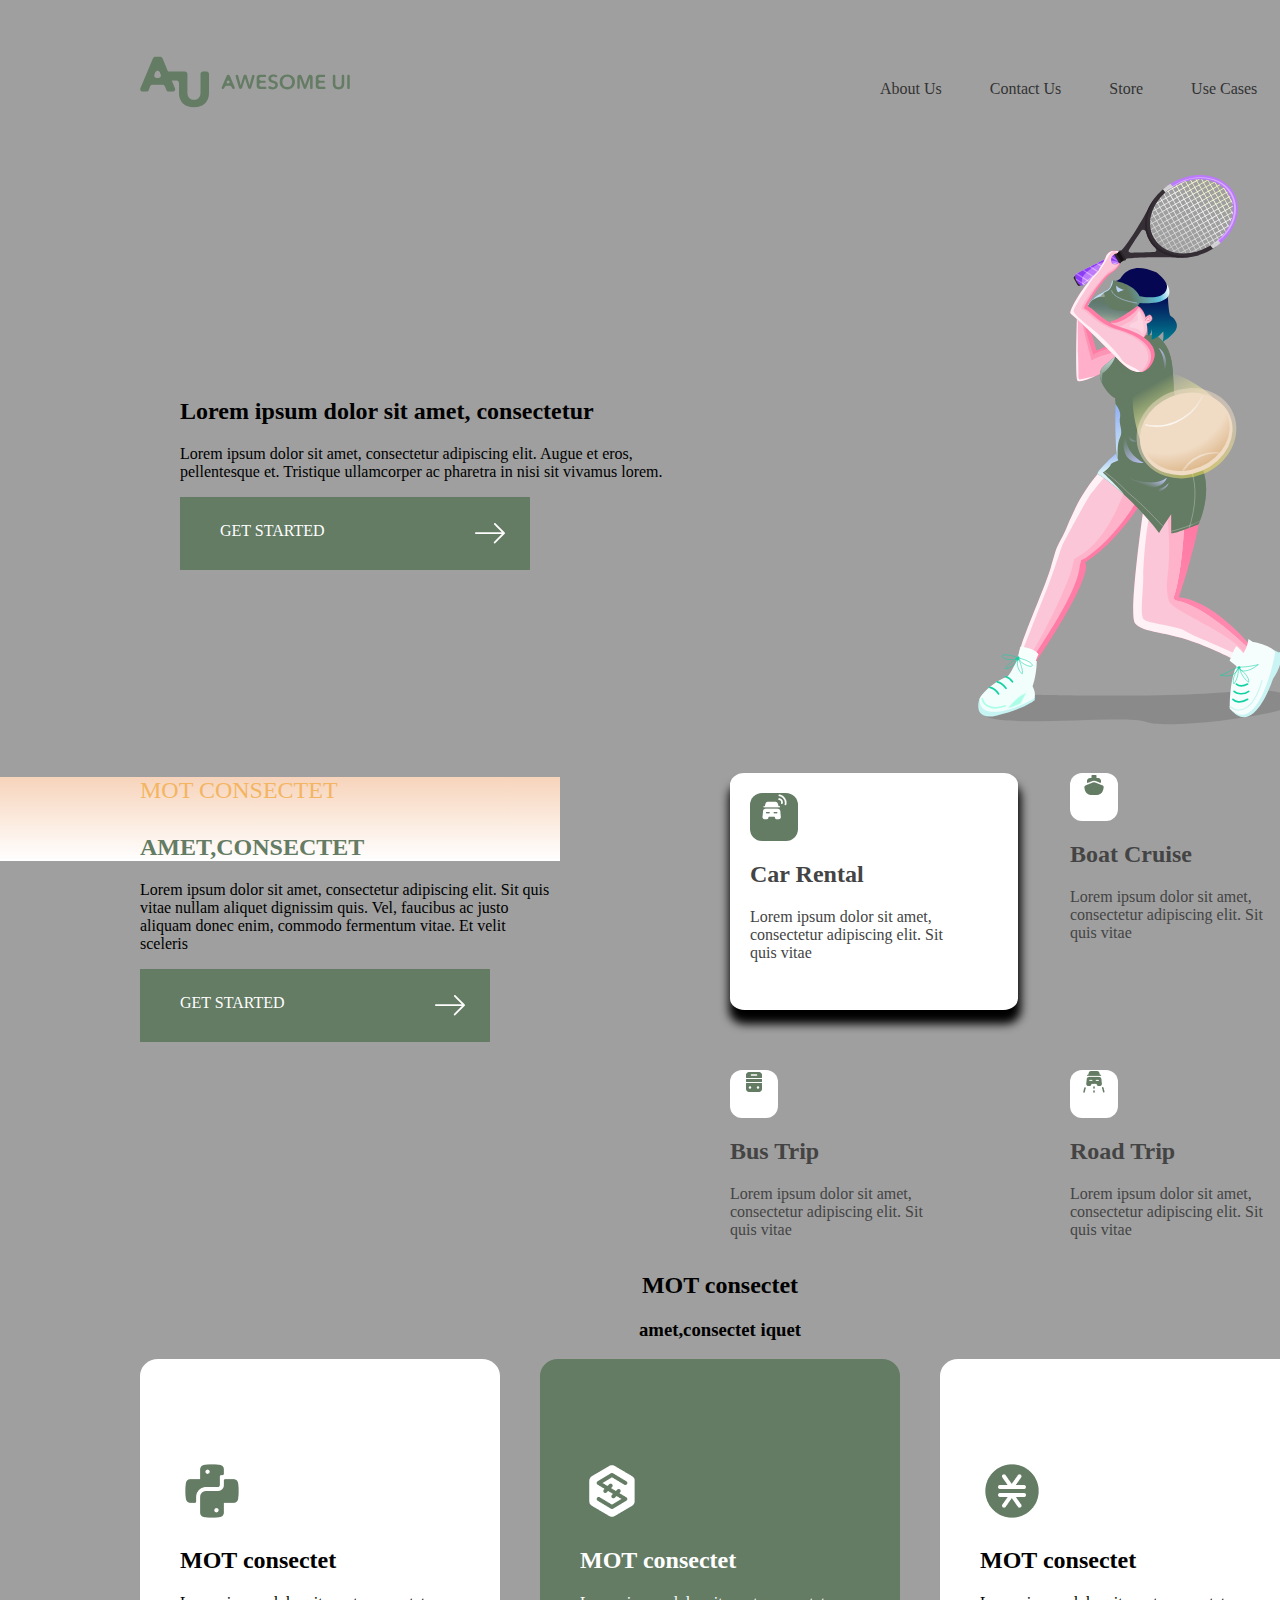
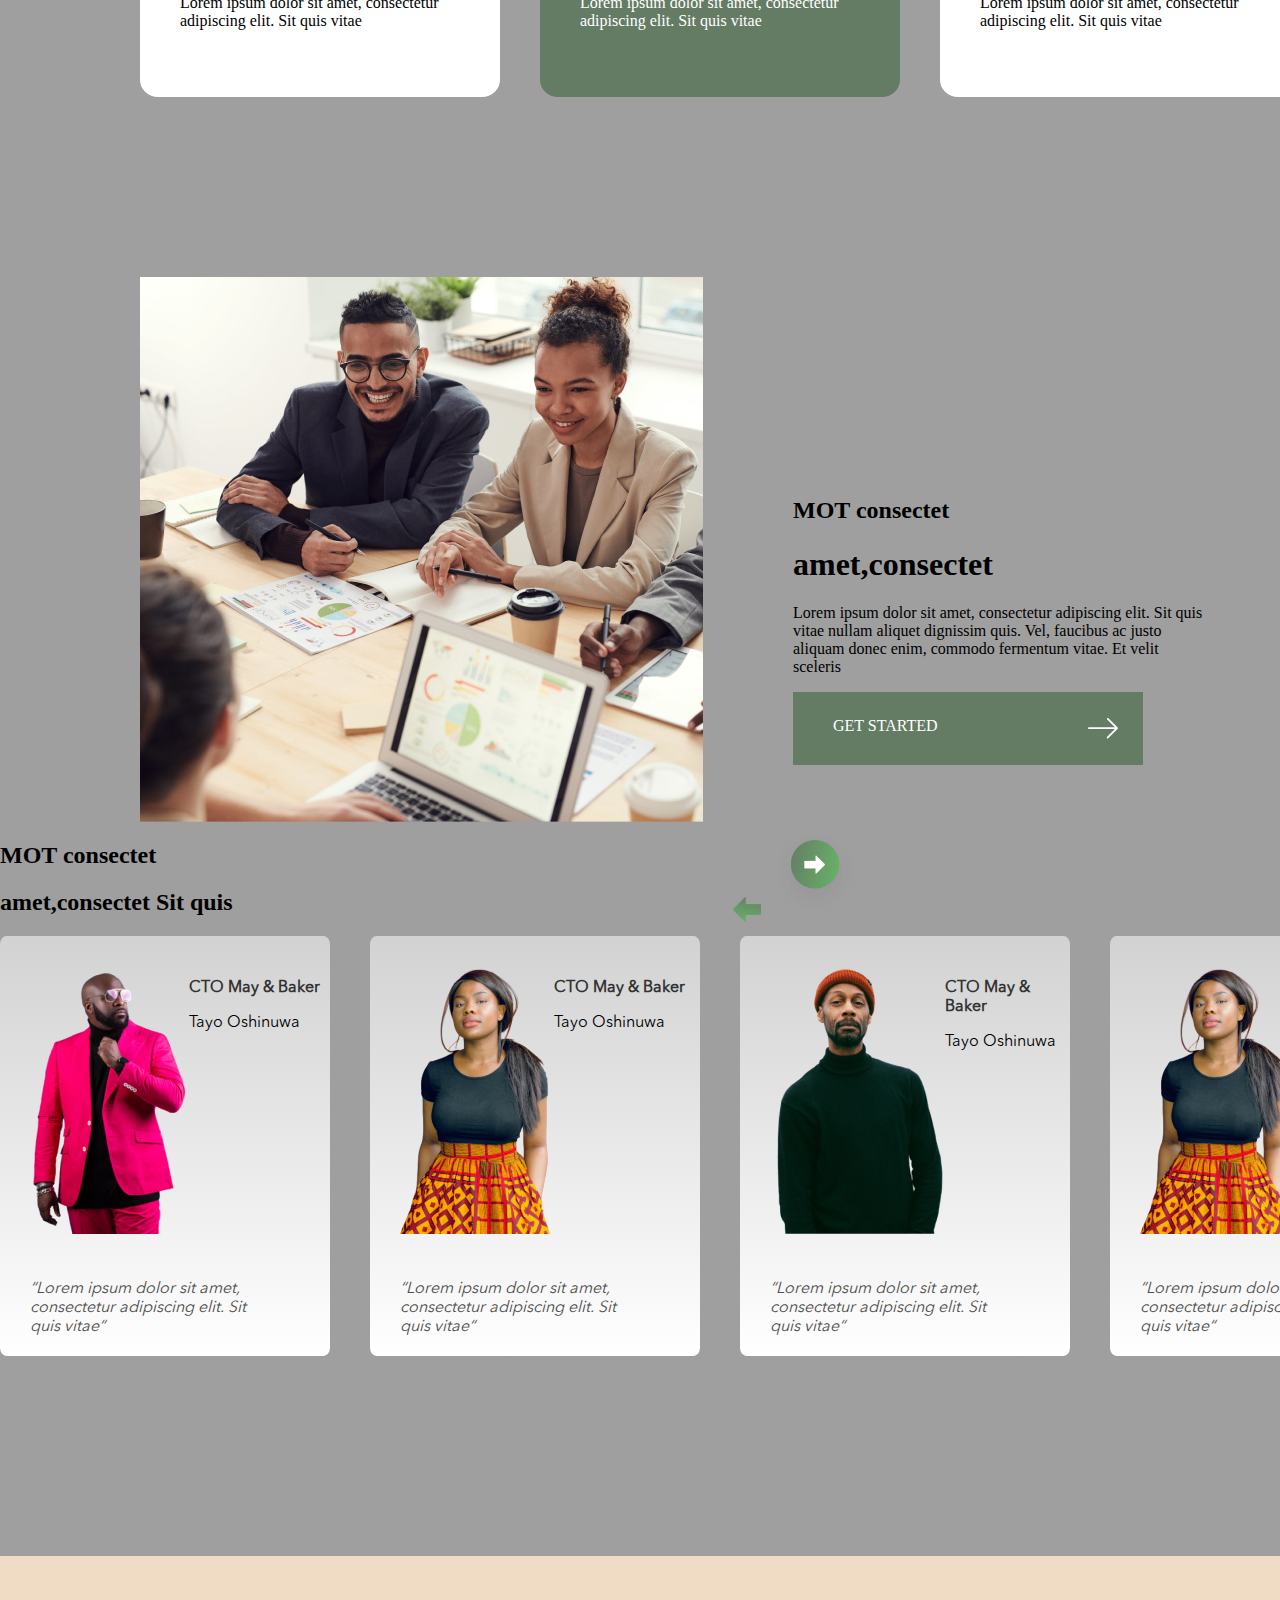
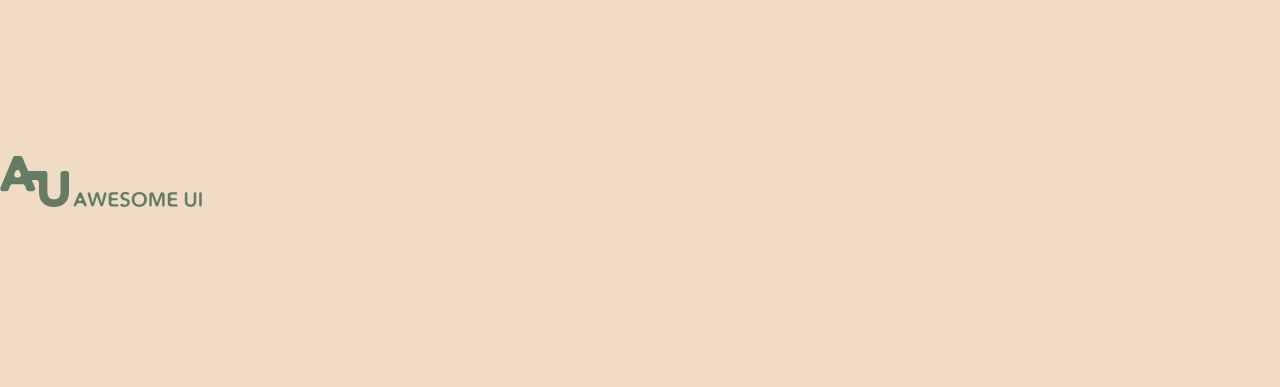
<file: index.html>
<!DOCTYPE html>
<html lang="en">
<head>
    
    

    <meta charset="UTF-8">
    <meta name="viewport" content="width=device-width, initial-scale=1.0">
    <title>Document</title>
    <link rel="stylesheet" href="style.css">
</head>
<body>

    
       <div class="up">
    <div class="img">
        <img src="A U.svg" alt="" width="69px">
        
        <img src="AWESOME UI.svg" alt="" width="129px">
    </div>
    
        <ul>
            <li>
                <a href="http://w3schools.com">About Us</a>
            </li>
            <li>
                <a href="http://w3schools.com">Contact Us</a>
            </li>
            <li>
                <a href="http://w3schools.com">Store</a>
            </li>
            <li>
                <a href="http://w3schools.com">Use Cases</a>
            </li>
        
        </ul>
        <div class="button">
            <a href="http://w3schools.com">REGISTER</a>
        </div>
    </div> 
    

    <div class="wrapper">

    
        <div class="heading">
            <h2>Lorem ipsum dolor sit amet, consectetur</h2>
            <p>Lorem ipsum dolor sit amet, consectetur adipiscing elit. Augue et eros, pellentesque et. Tristique ullamcorper ac pharetra in nisi sit vivamus lorem. </p>
        
            <div class="b2">
                <div class="getstarted">
                    <a href=""class="gs">GET STARTED </a>
        </div>
            <img src="arr.svg" alt="" width="30px">
        </div>
        </div>

        <img src="ten.svg" alt="" class="arr">
    </div>

    <div class="wrap2">

    <div class="thatwrap">
    <div class="none">
        <p class="head">MOT consectet</p>
        <h2 class="head2">amet,consectet</h2>
       
       
    </div>
    <div class="text">
        <p class="txt">Lorem ipsum dolor sit amet, consectetur adipiscing elit. Sit quis vitae nullam aliquet dignissim quis. Vel, faucibus ac justo aliquam donec enim, commodo fermentum vitae. Et velit sceleris</p>
        <div class="b2">
            <div class="getstarted">
                <a href=""class="gs">GET STARTED </a>
    </div>
        <img src="arr.svg" alt="" width="30px">
    </div>
    </div>
</div>

    <div class="wrap">
        <div class="carrental">
            <div class="parent">
            
            <img src="smart-car.png" alt="" class="i2">
        </div>
            <h2 class="car">Car Rental</h2>
            <p class="lorem">Lorem ipsum dolor sit amet, consectetur adipiscing elit. Sit quis vitae </p>
        </div>
        
        <div class="boatride">
            <div class="cube">
            
            <img src="ship.png" alt="" class="i2">
        </div>
            <h2 class="car">Boat Cruise</h2>
            <p class="lorem">Lorem ipsum dolor sit amet, consectetur adipiscing elit. Sit quis vitae </p>
        </div>
        <div class="bustrip">
            <div class="cube">
            
            <img src="bus.png" alt="" class="i2">
        </div>
            <h2 class="car">Bus Trip</h2>
            <p class="lorem">Lorem ipsum dolor sit amet, consectetur adipiscing elit. Sit quis vitae </p>
        </div>
        <div class="roadtrip">
            <div class="cube">
            
            <img src="driving.png" alt="" class="i2">
        </div>
            <h2 class="car">Road Trip</h2>
            <p class="lorem">Lorem ipsum dolor sit amet, consectetur adipiscing elit. Sit quis vitae </p>
        </div>
        </div>

</div>


<h2 class="mot">
    MOT consectet
</h2>
<h3 class="mot">
    amet,consectet iquet 
</h3>

<div class="wrap1">
<div class="square1">
    <div class="wrp">
    <img src="python.png" alt="">
    <h2 class="mot2">MOT consectet</h2>
    <p class="mot3">Lorem ipsum dolor sit amet, consectetur adipiscing elit. Sit quis vitae </p>
</div>
</div>

<div class="square2">
    <div class="wrp">
    <img src="iost.png" alt="">
    <h2 class="mot2">MOT consectet</h2>
    <p class="mot3">Lorem ipsum dolor sit amet, consectetur adipiscing elit. Sit quis vitae </p>
</div>
</div>

<div class="square1">
    <div class="wrp">
    <img src="stacks.png" alt="">
    <h2 class="mot2">MOT consectet</h2>
    <p class="mot3">Lorem ipsum dolor sit amet, consectetur adipiscing elit. Sit quis vitae </p>
</div>
</div>
</div>

<div class="wrap3">
    <img src="pexels.png" alt="">
    <div class="txt1">
        <h2>MOT consectet</h2>
        <h1>amet,consectet</h1>
        <p>Lorem ipsum dolor sit amet, consectetur adipiscing elit. Sit quis vitae nullam aliquet dignissim quis. Vel, faucibus ac justo aliquam donec enim, commodo fermentum vitae. Et velit sceleris</p>
        <div class="b2">
            <div class="getstarted">
                <a href=""class="gs">GET STARTED </a>
    </div>
        <img src="arr.svg" alt="" width="30px">
    </div>
    </div>
</div>
<div class="wrap4">
    <div class="txt2">
        <h2 class="t">MOT consectet</h2>
        <h2 class="t1">amet,consectet Sit quis </h2>
    </div>
    <div class="arrowrap">
    <img src="ar1.png" alt="" height="20px" class="ar1">
    <img src="grp.png" alt="" height="100px">
</div>
</div>
<div class="pictureswrap">
<div class="wrap5">
   <div class="pictures">
    
    <img src="r2.png" alt="" class="class">
    <div class="txtcto">
        <h2 class="cto">CTO May & Baker</h2>
        <p class="tayo">Tayo Oshinuwa</p>   
    </div>
    
   </div>
   <p class="tx1">“Lorem ipsum dolor sit amet, consectetur adipiscing elit. Sit quis vitae“</p>
</div>
<div class="wrap5">
    <div class="pictures">
     
     <img src="r3.png" alt="" class="class">
     <div class="txtcto">
         <h2 class="cto">CTO May & Baker</h2>
         <p class="tayo">Tayo Oshinuwa</p>   
     </div>
     
    </div>
    <p class="tx1">“Lorem ipsum dolor sit amet, consectetur adipiscing elit. Sit quis vitae“</p>
 </div>
 <div class="wrap5">
    <div class="pictures">
     
     <img src="r4.png" alt="" class="class">
     <div class="txtcto">
         <h2 class="cto">CTO May & Baker</h2>
         <p class="tayo">Tayo Oshinuwa</p>   
     </div>
     
    </div>
    <p class="tx1">“Lorem ipsum dolor sit amet, consectetur adipiscing elit. Sit quis vitae“</p>
 </div>
 <div class="wrap5">
    <div class="pictures">
     
     <img src="r3.png" alt="" class="class">
     <div class="txtcto">
         <h2 class="cto">CTO May & Baker</h2>
         <p class="tayo">Tayo Oshinuwa</p>   
     </div>
     
    </div>
    <p class="tx1">“Lorem ipsum dolor sit amet, consectetur adipiscing elit. Sit quis vitae“</p>
 </div>
</div>
<footer>
    <div class="up1">
        <div class="img1">
            <img src="A U.svg" alt="" width="69px">
            
            <img src="AWESOME UI.svg" alt="" width="129px">
        </div>
</footer>
</body>
</html>
</file>
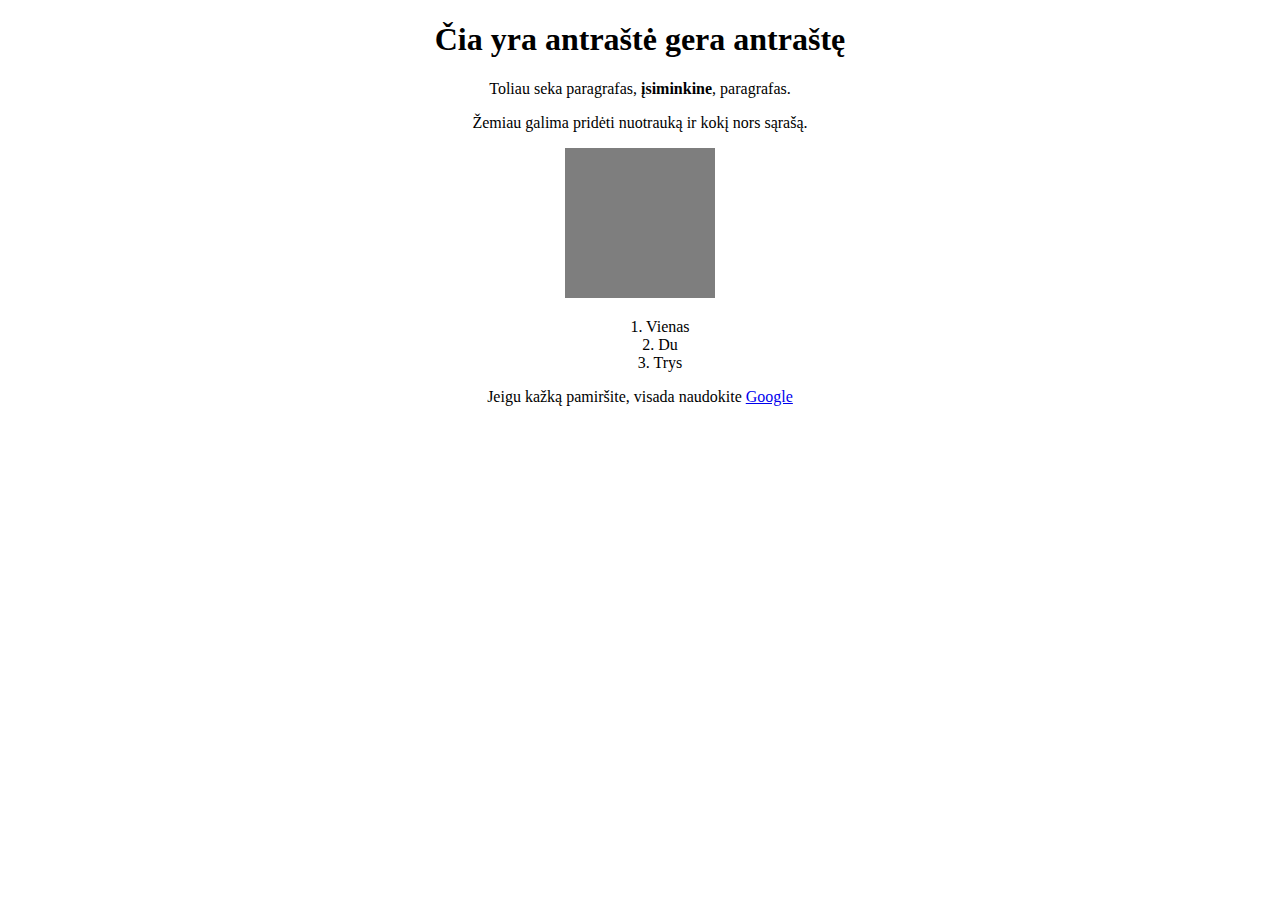
<file: pratimas 1/index.html>
<!DOCTYPE html>
<html lang="en">
<head>
    <meta charset="UTF-8">
    <meta name="viewport" content="width=device-width, initial-scale=1.0">
    <title>Document</title>
</head>
<body>
    <style>
        /* Remove default numbering */
        ol {
            list-style: none;
        }
    </style>
    </head>
    <center>    
    <body>
    <h1>Čia yra antraštė gera antraštę</h1>
    <p>Toliau seka paragrafas, <b>įsiminkine</b>, paragrafas.</p>
    <p>Žemiau galima pridėti nuotrauką ir kokį nors sąrašą.</p>
    <img src="1.png" >
    <ol>
        
        <li>1. Vienas</li>
        <li>2. Du</li>
        <li>3. Trys</li>
  
    </ol>
    <p>Jeigu kažką pamiršite, visada naudokite <a href="https://www.google.com">Google</a> </p>
</center>
</body>
</html>
</file>
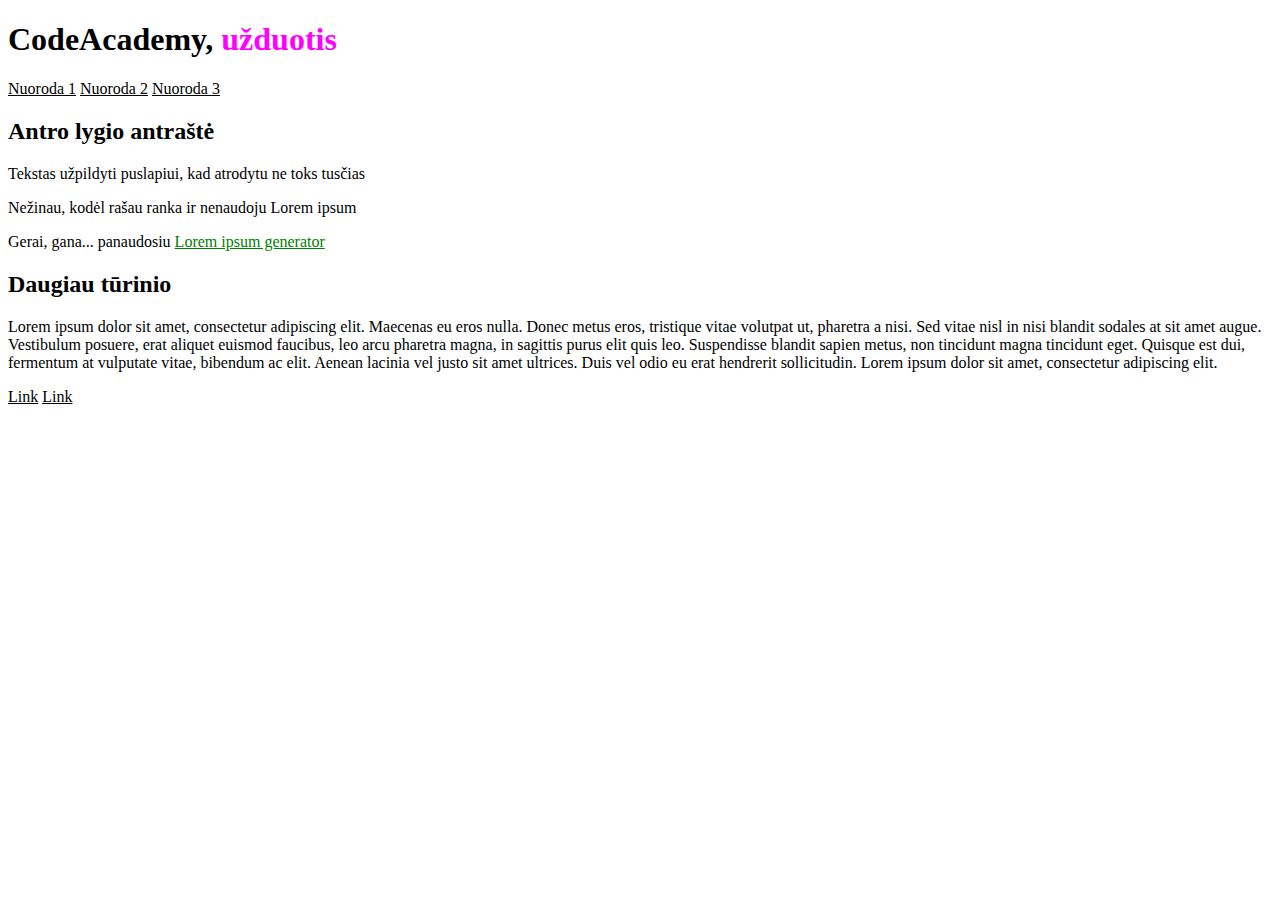
<file: pratimas2/index.html>
<!DOCTYPE html>
<html lang="en">
<head>
    <meta charset="UTF-8">
    <meta name="viewport" content="width=device-width, initial-scale=1.0">
    <title>Document</title>
</head>
<link rel="stylesheet" href="style.css">
<body>
    <h1>
        CodeAcademy, <a class="g">užduotis</a>
    </h1>
    <a href="Nuoroda 1">Nuoroda 1</a>
    <a href="Nuoroda 2">Nuoroda 2</a>
    <a href="Nuoroda 3">Nuoroda 3</a>
    <h2>Antro lygio antraštė</h2>
    <p>Tekstas užpildyti puslapiui, kad atrodytu ne toks tusčias</p>
    <p>Nežinau, kodėl rašau ranka ir nenaudoju Lorem ipsum</p>
    <p>Gerai, gana... panaudosiu <a class="c" href="https://www.lipsum.com/">Lorem ipsum generator</a></p>
    <h2>Daugiau tūrinio</h2>
<p>Lorem ipsum dolor sit amet, consectetur adipiscing elit. Maecenas eu eros nulla. Donec metus eros, tristique vitae volutpat ut, pharetra a nisi. Sed vitae nisl in nisi blandit sodales at sit amet augue. Vestibulum posuere, erat aliquet euismod faucibus, leo arcu pharetra magna, in sagittis purus elit quis leo. Suspendisse blandit sapien metus, non tincidunt magna tincidunt eget. Quisque est dui, fermentum at vulputate vitae, bibendum ac elit. Aenean lacinia vel justo sit amet ultrices. Duis vel odio eu erat hendrerit sollicitudin. Lorem ipsum dolor sit amet, consectetur adipiscing elit.</p>

    
    <a href="#">Link</a>
    <a href="#">Link</a>
    
</body>
</html>
</file>
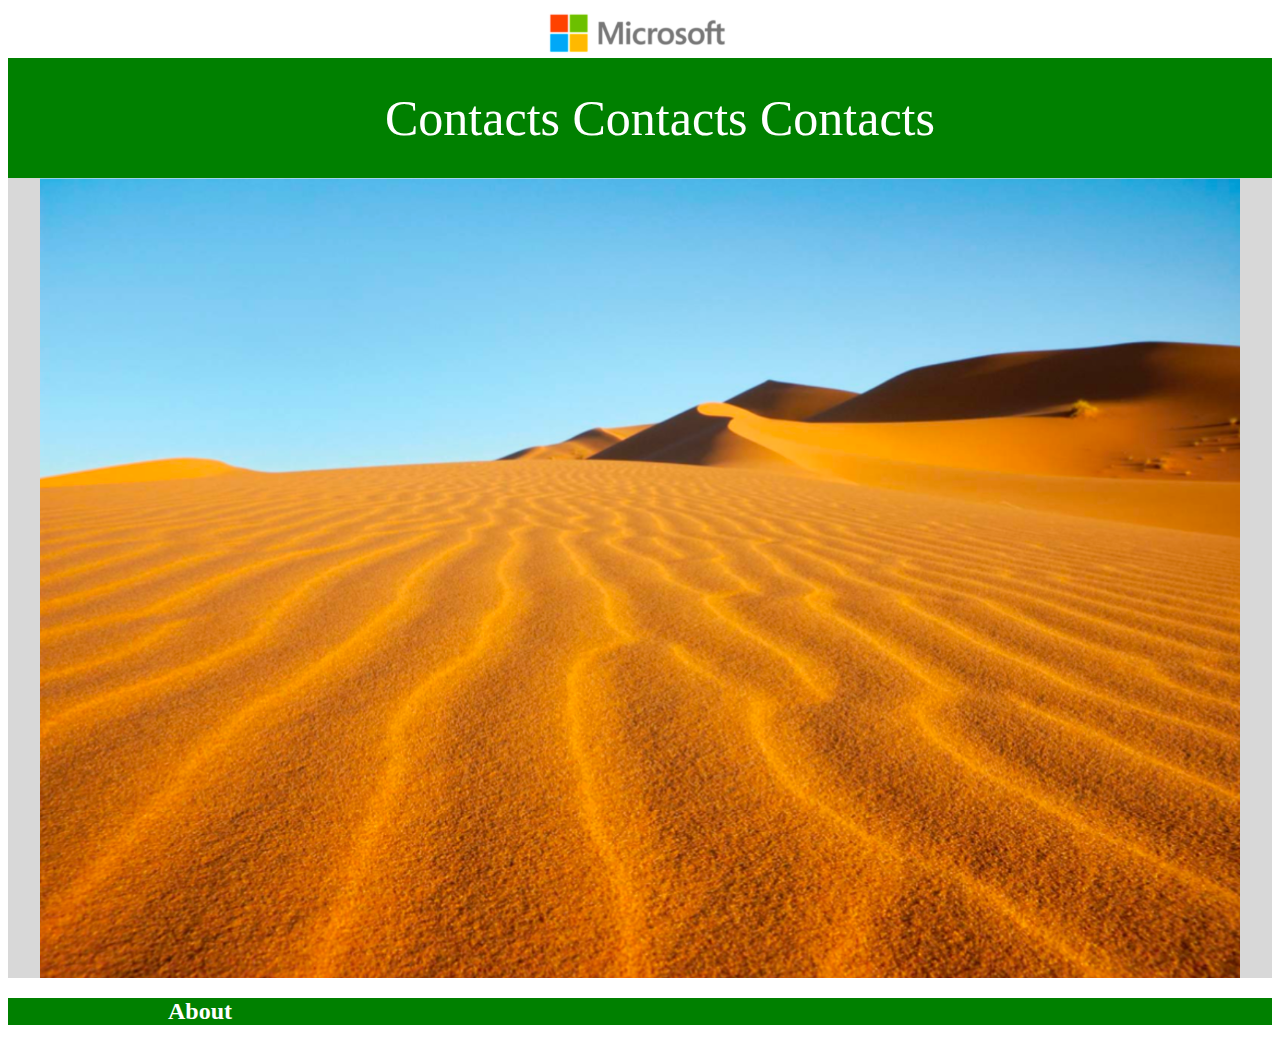
<file: pratimas4/index.html>
<!DOCTYPE html>
<html lang="en">
<head>
    <meta charset="UTF-8">
    <meta name="viewport" content="width=device-width, initial-scale=1.0">
    <link rel="stylesheet" href="style.css" /> 
    <title>Document</title>
</head>
<body>
    <img class="fitlogo" src="microsoft.png" alt="Microsoft logo">
<nav>
    <ul>
        <li>
            <a class="linkplace" href="#">Contacts</a>
            <a href="#">Contacts</a>
            <a href="#">Contacts</a> 
        </li>
    </ul>
</nav>
<div>
    <img class="fitdesert" src="desert.png" alt="Desert">
</div>
<article>
    <div class="about">
        <h2>
            About
        </h2>
    </div>
</article>
</body>
</html>
</file>
<file: style.css>
*,
*::before,
*::after{box-sizing:border-box;}
@font-face {
  font-family: AvenirNext;
  src: url(/AvenirNextLTPro-Regular.otf);
}





body {
 
    width: 1440px;
    margin: auto;
    background-color: #9f9f9f;
}
.img {
    margin-left: 140px;
    margin-top: 50px;
   
    display: flex;
    gap:12px;
}
.img2 {
    margin-left: 221px;
    margin-top: 68px;
}
a {
    text-decoration: none;
    color: #333333;
}
ul {
    display: flex;
    gap: 48px;
    list-style: none; 
    margin-left: 530px;
    margin-top: 80px;
    padding: 0;
    white-space: nowrap;
         
        
   
    
    margin-right: 140px;
}
.button {
    background-color: #04AA6D; /* Green */
    border: none;
    color: white;
    margin-left: -80px;
    margin-top: 64px;
    padding: 15px 32px;
    text-align: center;
    text-decoration: none;
    display: inline-block;
    font-size: 16px;
    width: 140px;
    height: 50px;
    
    
  }
  .up {
    display: flex;
  }

  .heading {
width: 495px;
height: 375px;
margin-top: 264px;
margin-left: 180px;

  }
  .b2 {
    background-color: #647B64; /* Green */
    border: none;
    width: 350px;
    height: 73px;
    color: white;
    display: flex;
    gap: 150px;
    text-align: left;
    text-decoration: none;
    
    font-size: 16px
  }
  .wrapper {
    display: flex;

  }
  .arr {
    margin-left: 300px;
  }
  .none {
    width: 560px;
    height: 153;
    background: rgb(247,212,187);
    background: linear-gradient(180deg, rgba(247,212,187,1) 0%, rgba(255,255,255,1) 100%);

  }
  .text {
    margin-left: 140px;
    width: 412px;
  }
  .head {
    margin-left: 140px;
    text-transform: uppercase;
    color: #F3B562;
    width: 203px;
    height: 33px;
    font-size: 24px;
  }
  .head2 {
    margin-left: 140px;
    text-transform: uppercase;
   color: #647B64;

  }
  .carrental {
    width: 288px;
    height: 237px;
    background-color: #ffffff;
    margin-left: 20px;
    margin-top: 20px;
    border-radius:5%;
    
    box-shadow: 1px 12px 10px 2px black;
  }
 
  .lorem {
    width: 221px;
    height: 51px;
    margin-top: 10px;
    margin-left: 20px;
  
  }
  .parent {
    width: 48px;
    height: 48px;
    background-color: #647B64; 
align-items: center;
    text-align: center;
    border-radius: 25%;
    margin-left: 20px;
    margin-top: 20px;
    
  }
  .parent img {
    margin: auto;
    text-align: center;
    position: relative;
    
  }
  .car {
    margin-left: 20px;
    margin-top: 20px;
  }
  
  .cube {
    width: 48px;
    height: 48px;
    background-color: #FFFFFF; 
    text-align: center;
    border-radius: 25%;
    margin-left: 20px;
    margin-top: 20px;
  }
  .boatride {
    width: 288px;
    height: 237px;
    grid-column-start: 2;
    grid-column-end: 3;
    grid-row-start: 1;
    grid-row-end: 2;
  }
  .wrap {
    display: grid;
    grid-template-columns: 300px 300px ;
    grid-gap: 40px;
    
    color: #444;
  }
  .bustrip {
    grid-column-start: 1;
    grid-column-end: 2;
    grid-row-start: 2;
    grid-row-end: 3;
  }
  .roadtrip {
    grid-column-start: 2;
    grid-column-end: 3;
    grid-row-start: 2;
    grid-row-end: 3;
  }
  .wrap2 {
    display: flex;
    gap: 150px;
  }
  .mot {
    text-align: center;
    
  }
  .square1 {
    width: 360px;
    height: 338px;
    border-radius: 5%;
    
    background-color:#FFFFFF;
  }
  .square2 {
    background-color:#647B64;
    width: 360px;
    height: 338px;
    border-radius: 5%;
    color: white;
    
  }
  .wrp {
    margin-top: 20px;
    margin-left: 40px;
    padding-top: 80px;
  }
  .wrap1 {
    display: flex;
    gap: 40px;
    justify-content: center;
  }
  .wrap3 {
    padding-top: 180px;
    margin-left: 140px;
    display: flex;
    gap: 40px;
   
    

  }
  .txt1 {
    padding-top: 200px;
    margin-left: 50px;
    width: 412px;
    height: 316px;
  }
  .getstarted {
   /*  background-color: white; */
   /*  width: 100px;
    display: inline-block; */
   /*  white-space: nowrap;
         overflow: hidden;
         text-overflow: ellipsis; */
         margin-left: 40px;
         padding-top: 25px;
         
  }
  .gs {
    text-transform: uppercase;
    color: white;
  }
 
  .wrap4 {
    display: flex;
    gap: 500px;
  }
  .ar1 {
    height: 25px;
  }
  .pictures {
    display: flex;
    padding-left: 30px;
    padding-top: 30px;
  }
  .tx1 {
    padding-left: 30px;
    width: 260px;
    padding-top: 30px;
    font-family:  AvenirNext;
    font-style: italic;
    color:  #4F4F4F;

  }
  .tayo {
    font-family:  AvenirNext;
    
    font-size: 16px;
  }
  .cto {
    font-family:  AvenirNext;
   
    font-weight: 400;
    color:  #333333;
    font-weight: bold;
    font-size: 16px;


  }
  .wrap5 {
    width: 360px;
    height: 420px;
    background: rgb(210,210,210);
background: linear-gradient(180deg, rgba(210,210,210,1) 0%, rgba(255,255,255,1) 100%);
border-radius: 2%;
  }
  .pictureswrap {
    display: flex;
    gap: 40px;
  }
  footer {
    margin-top: 200px;
    padding-top: 200px;
    background-color: #F0DCC5;
    height: 431px;
  }
</file>
<file: pratimas2/style.css>
a{
    color:black;
}
a.c {
    color:green;
}
a.g {
    color:magenta;
}
</file>
<file: pratimas4/style.css>
.fitlogo {
    height: 50px;
    display: block;
  margin-left: auto;
  margin-right: auto;
}

  
  li {
    display: inline;
    font-size: 50px;
   
    a {
        color: rgb(255, 255, 255);
        text-decoration: none;
        
      }
  }
  .linkplace
  {
    height: 50px;
    text-align: center;
  }
  nav {
   
    padding: 15px;
    background-color: green;
    text-align: center;
  }
  .fitdesert {
    height: 800px;
    display: block;
  margin-left: auto;
  margin-right: auto;
  }
div {
    background-color: rgb(216, 216, 216);
    background-size: auto;
}
h2 {
    padding-left: 160px;
    background-color: green; 
    background-size: 40px; 
    color: rgb(255, 255, 255);
}
</file>
